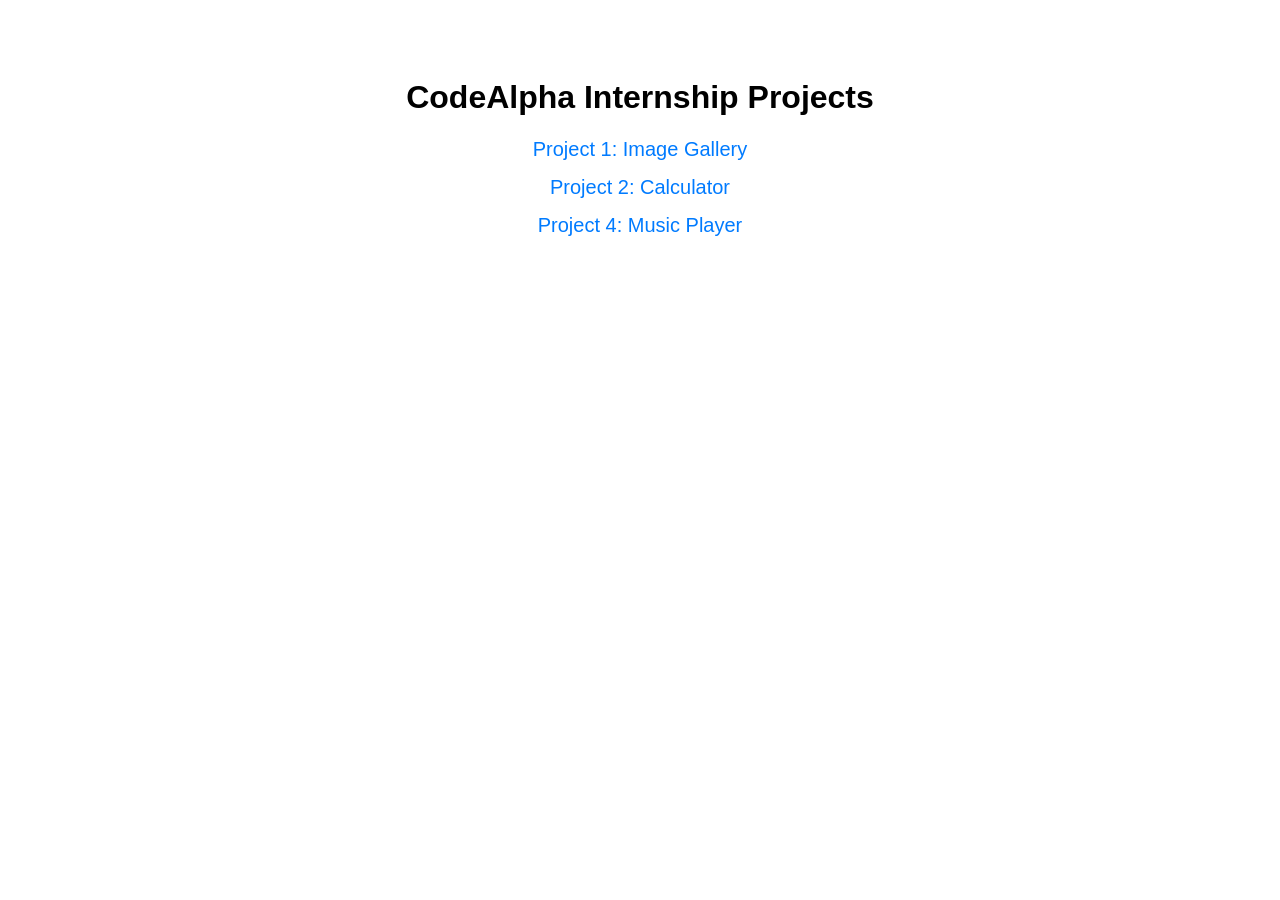
<file: index.html>
<!DOCTYPE html>
<html lang="en">
<head>
    <meta charset="UTF-8">
    <meta name="viewport" content="width=device-width, initial-scale=1.0">
    <title>CodeAlpha Tasks</title>
</head>
<body style="font-family: Arial, sans-serif; text-align: center; padding-top: 50px;">
    <h1>CodeAlpha Internship Projects</h1>
    <ul style="list-style: none; padding: 0;">
        <li style="margin: 15px 0;"><a href="./Project-1-Image-Gallery/" style="font-size: 20px; text-decoration: none; color: #007bff;">Project 1: Image Gallery</a></li>
        <li style="margin: 15px 0;"><a href="./Project-2-Calculator/" style="font-size: 20px; text-decoration: none; color: #007bff;">Project 2: Calculator</a></li>
       <li style="margin: 15px 0;"><a href="./Project-4-Music-Player/" style="font-size: 20px; text-decoration: none; color: #007bff;">
        Project 4: Music Player</a></li>
    </ul>
</body>
</html>
</file>
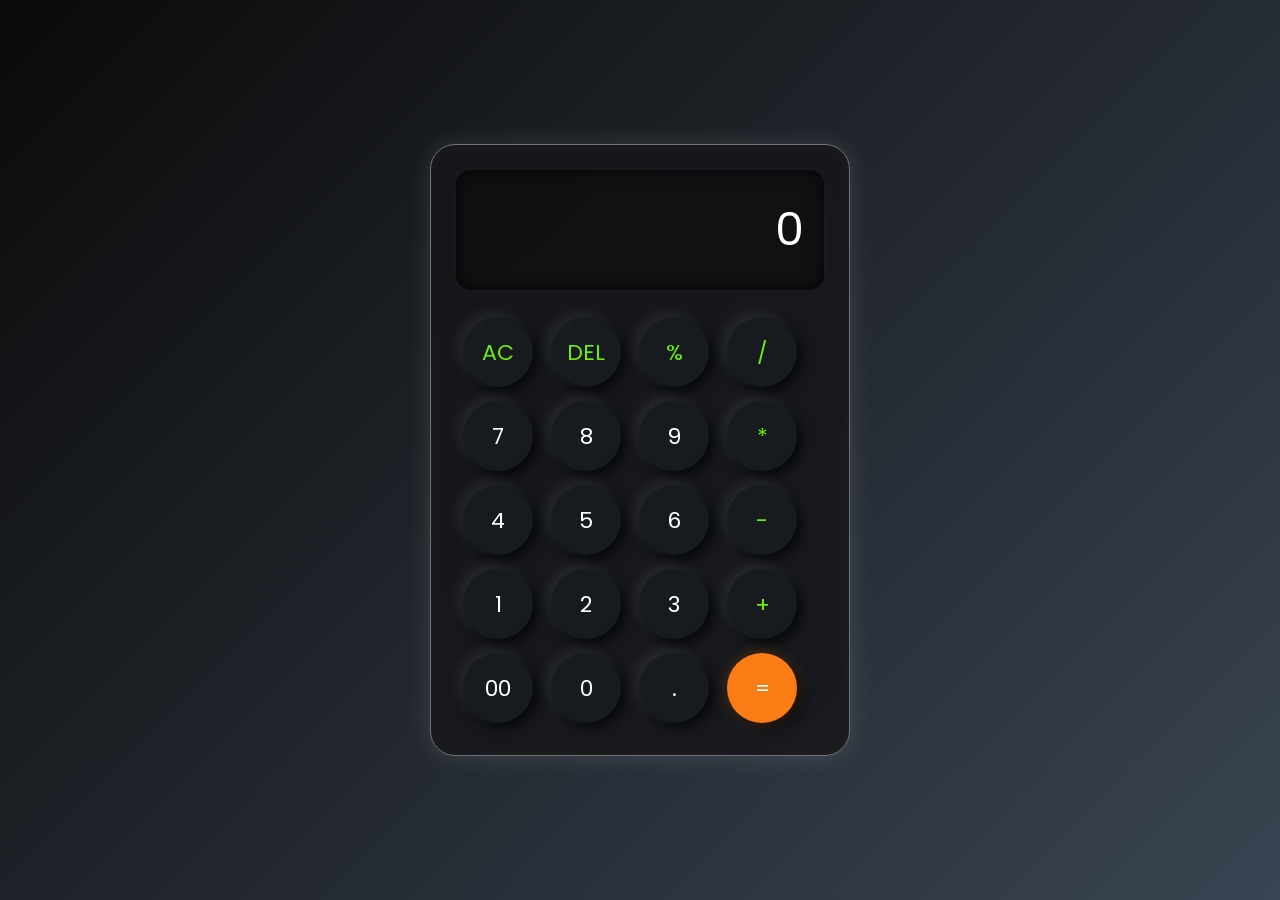
<file: Project-2-Calculator/index.html>
<!DOCTYPE html>
<html lang="en">

<head>
    <meta charset="UTF-8">
    <meta name="viewport" content="width=device-width, initial-scale=1.0">
    <title>Calculator</title>
    <link rel="preconnect" href="https://fonts.googleapis.com">
    <link rel="preconnect" href="https://fonts.gstatic.com" crossorigin>
    <link
        href="https://fonts.googleapis.com/css2?family=Poppins:ital,wght@0,100;0,200;0,300;0,400;0,500;0,600;0,700;0,800;0,900;1,100;1,200;1,300;1,400;1,500;1,600;1,700;1,800;1,900&display=swap"
        rel="stylesheet">
    <link rel="stylesheet" href="style.css">
</head>

<body>
    <div class="calculator">
        <input id="input" type="text" placeholder="0">
        <div>
        <button class="operator" >AC</button>
        <button class="operator">DEL</button>
        <button class="operator" >%</button>
        <button class="operator" >/</button>
    </div>
        <div>
        <button>7</button>
        <button>8</button>
        <button>9</button>
        <button class="operator">*</button>
    </div>
        <div>
        <button>4</button>
        <button>5</button>
        <button>6</button>
        <button class="operator">-</button>
    </div>
        <div>
        <button>1</button>
        <button>2</button>
        <button>3</button>
        <button class="operator">+</button>
    </div>
        <div>
        <button>00</button>
        <button>0</button>
        <button>.</button>
        <button class="equalBtn">=</button>
    </div>
    <script src="script.js"></script>
</body>

</html>
</file>
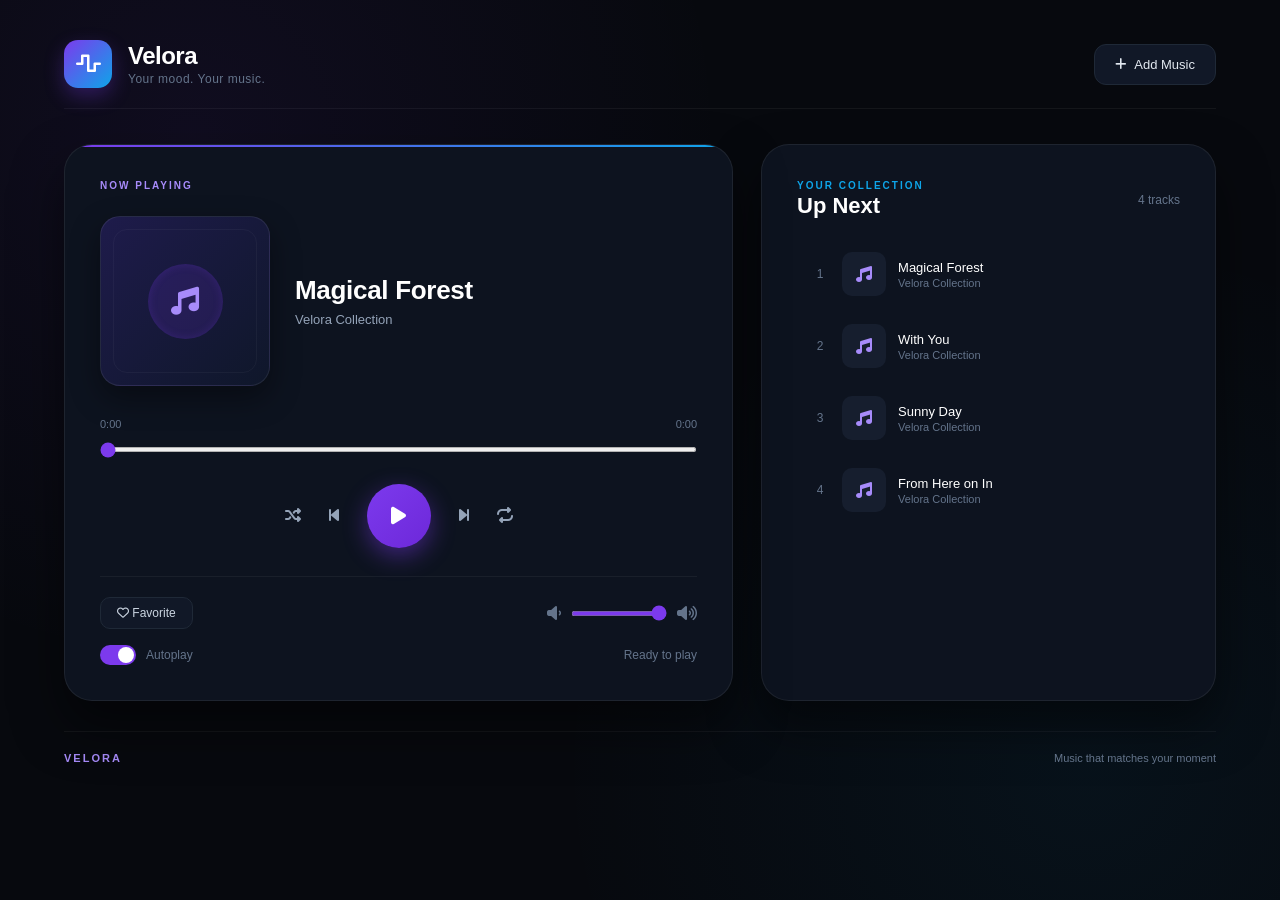
<file: Project-4-Music-Player/index.html>
<!DOCTYPE html>
<html lang="en">
<head>
    <meta charset="UTF-8">
    <meta name="viewport" content="width=device-width, initial-scale=1.0">

    <title>Velora | Music Player</title>

    <link rel="stylesheet" href="style.css">

    <link
        rel="stylesheet"
        href="https://cdnjs.cloudflare.com/ajax/libs/font-awesome/6.5.2/css/all.min.css"
    >
</head>

<body>

    <main class="app">

        <!-- Header -->
        <header class="header">

            <div class="brand">
                <div class="brand-icon">
                    <i class="fa-solid fa-wave-square"></i>
                </div>

                <div>
                    <h1>Velora</h1>
                    <p>Your mood. Your music.</p>
                </div>
            </div>

            <label class="add-music">
                <i class="fa-solid fa-plus"></i>
                Add Music
                <input type="file" id="fileInput" accept="audio/*" multiple hidden>
            </label>

        </header>


        <!-- Main Layout -->
        <section class="content">

            <!-- Player -->
            <div class="player-card">

                <div class="now-playing">
                    NOW PLAYING
                </div>

                <div class="track-section">

                    <div class="cover">
                        <div class="cover-center">
                            <i class="fa-solid fa-music"></i>
                        </div>
                    </div>

                    <div class="track-details">

                        <h2 id="title">Magical Forest</h2>

                        <p id="artist">Velora Collection</p>

                        <div class="visualizer">
                            <span></span>
                            <span></span>
                            <span></span>
                            <span></span>
                            <span></span>
                            <span></span>
                            <span></span>
                        </div>

                    </div>

                </div>


                <!-- Progress -->
                <div class="progress-container">

                    <div class="time-row">
                        <span id="currentTime">0:00</span>
                        <span id="duration">0:00</span>
                    </div>

                    <input
                        type="range"
                        id="progress"
                        min="0"
                        max="100"
                        value="0"
                    >

                </div>


                <!-- Controls -->
                <div class="controls">

                    <button id="shuffleBtn" class="small-control">
                        <i class="fa-solid fa-shuffle"></i>
                    </button>

                    <button id="previousBtn">
                        <i class="fa-solid fa-backward-step"></i>
                    </button>

                    <button id="playBtn" class="play-button">
                        <i class="fa-solid fa-play"></i>
                    </button>

                    <button id="nextBtn">
                        <i class="fa-solid fa-forward-step"></i>
                    </button>

                    <button id="repeatBtn" class="small-control">
                        <i class="fa-solid fa-repeat"></i>
                    </button>

                </div>


                <!-- Bottom Actions -->
                <div class="player-actions">

                    <button id="favoriteBtn">
                        <i class="fa-regular fa-heart"></i>
                        Favorite
                    </button>

                    <div class="volume">

                        <i class="fa-solid fa-volume-low"></i>

                        <input
                            type="range"
                            id="volume"
                            min="0"
                            max="1"
                            step="0.01"
                            value="1"
                        >

                        <i class="fa-solid fa-volume-high"></i>

                    </div>

                </div>


                <!-- Autoplay -->
                <div class="settings">

                    <label>
                        <input type="checkbox" id="autoplay" checked>
                        <span class="toggle"></span>
                        Autoplay
                    </label>

                    <span class="playing-text" id="status">
                        Ready to play
                    </span>

                </div>

            </div>


            <!-- Playlist -->
            <aside class="playlist-card">

                <div class="playlist-heading">

                    <div>
                        <p>YOUR COLLECTION</p>
                        <h2>Up Next</h2>
                    </div>

                    <span id="songCount">3 tracks</span>

                </div>

                <div id="playlist"></div>

            </aside>

        </section>


        <footer>
            <span>VELORA</span>
            <p>Music that matches your moment </p>
        </footer>

        <audio id="audio"></audio>

    </main>


    <script src="script.js"></script>

</body>
</html>
</file>
<file: Project-2-Calculator/style.css>
* {
    margin: 0;
    padding: 0;
    box-sizing: border-box;
    font-family: 'Poppins', sans-serif;
}

body {
    width: 100%;
    min-height: 100vh;
    display: flex;
    justify-content: center;
    align-items: center;
    background: linear-gradient(135deg, #0a0a0a, #3a4452);
}

.calculator {
    width: 420px;
    padding: 25px;
    border: 1px solid #717377;
    border-radius: 25px;
    background: rgba(20, 22, 25, 0.85);
    box-shadow:
        0 0 25px rgba(255, 255, 255, 0.12),
        inset 0 0 20px rgba(255, 255, 255, 0.03);
}

input {
    width: 100%;
    height: 120px;
    border: none;
    outline: none;
    border-radius: 15px;
    padding: 20px;
    margin-bottom: 20px;

    background: rgba(10, 10, 10, 0.45);
    color: #ffffff;

    font-size: 45px;
    text-align: right;

    box-shadow:
        inset 0 0 15px rgba(0, 0, 0, 0.8),
        0 0 10px rgba(255, 255, 255, 0.03);
}

input::placeholder {
    color: #ffffff;
}

button {
    width: 70px;
    height: 70px;
    margin: 7px;

    border: none;
    border-radius: 50%;

    background: #171a1e;
    color: #ffffff;

    font-size: 22px;
    cursor: pointer;

    box-shadow:
        -5px -5px 12px rgba(255, 255, 255, 0.08),
        5px 5px 12px rgba(0, 0, 0, 0.7);

    transition: 0.2s;
}

button:hover {
    transform: scale(1.05);
}

button:active {
    transform: scale(0.95);
}

.operator {
    color: #6dee0a;
}
.equalBtn {
    background: #fb7c14;
    color: #ffffff;

    box-shadow:
        0 0 15px rgba(251, 124, 20, 0.25),
        5px 5px 12px rgba(0, 0, 0, 0.7);
}
@media (max-width: 768px) {
    .calculator {
        width: 350px;
        padding: 20px;
    }

    input {
        height: 100px;
        font-size: 38px;
    }

    button {
        width: 60px;
        height: 60px;
        margin: 5px;
        font-size: 20px;
    }
}

@media (max-width: 400px) {
    .calculator {
        width: 95%;
        padding: 15px;
    }

    input {
        height: 85px;
        font-size: 32px;
        padding: 15px;
    }

    button {
        width: 55px;
        height: 55px;
        margin: 4px;
        font-size: 18px;
    }
}
</file>
<file: Project-4-Music-Player/style.css>
* {
    margin: 0;
    padding: 0;
    box-sizing: border-box;
}

body {
    min-height: 100vh;
    font-family: -apple-system, BlinkMacSystemFont, "Segoe UI", Roboto, Helvetica, Arial, sans-serif;
    background: radial-gradient(circle at 15% 15%, rgba(124, 58, 237, 0.08), transparent 40%),
                radial-gradient(circle at 85% 85%, rgba(14, 165, 233, 0.06), transparent 40%),
                #07090e;
    color: #f1f5f9;
    padding: 40px 5%;
}

/* APP CONTAINER */

.app {
    max-width: 1200px;
    margin: auto;
}

/* HEADER */

.header {
    display: flex;
    justify-content: space-between;
    align-items: center;
    margin-bottom: 35px;
    border-bottom: 1px solid rgba(255, 255, 255, 0.05);
    padding-bottom: 20px;
}

.brand {
    display: flex;
    align-items: center;
    gap: 16px;
}

.brand-icon {
    width: 48px;
    height: 48px;
    border-radius: 14px;
    display: flex;
    justify-content: center;
    align-items: center;
    background: linear-gradient(135deg, #7c3aed, #0ea5e9);
    color: #ffffff;
    font-size: 20px;
    box-shadow: 0 8px 20px rgba(124, 58, 237, 0.3);
}

.brand h1 {
    font-size: 24px;
    font-weight: 700;
    letter-spacing: -0.5px;
    color: #ffffff;
}

.brand p {
    margin-top: 2px;
    color: #64748b;
    font-size: 12px;
    letter-spacing: 0.5px;
}

.add-music {
    display: flex;
    align-items: center;
    gap: 8px;
    padding: 12px 20px;
    border-radius: 12px;
    background: #111827;
    border: 1px solid #1f2937;
    color: #e2e8f0;
    font-size: 13px;
    font-weight: 500;
    cursor: pointer;
    transition: all 0.25s ease;
}

.add-music:hover {
    background: #7c3aed;
    border-color: #7c3aed;
    color: #ffffff;
    box-shadow: 0 4px 15px rgba(124, 58, 237, 0.3);
    transform: translateY(-2px);
}

/* MAIN GRID */

.content {
    display: grid;
    grid-template-columns: 1.25fr 0.85fr;
    gap: 28px;
}

/*  PLAYER CARD */

.player-card {
    background: #0d131f;
    border: 1px solid rgba(255, 255, 255, 0.07);
    border-radius: 28px;
    padding: 35px;
    box-shadow: 0 25px 50px rgba(0, 0, 0, 0.5);
    position: relative;
    overflow: hidden;
}

.player-card::before {
    content: "";
    position: absolute;
    top: 0;
    left: 0;
    right: 0;
    height: 2px;
    background: linear-gradient(90deg, #7c3aed, #0ea5e9);
}

.now-playing {
    color: #a78bfa;
    letter-spacing: 2px;
    font-size: 10px;
    font-weight: 700;
    text-transform: uppercase;
    margin-bottom: 25px;
}

/*TRACK SECTION */

.track-section {
    display: flex;
    align-items: center;
    gap: 25px;
}

.cover {
    width: 170px;
    height: 170px;
    flex-shrink: 0;
    border-radius: 20px;
    display: flex;
    justify-content: center;
    align-items: center;
    background: linear-gradient(135deg, #1e1b4b, #0f172a);
    border: 1px solid rgba(255, 255, 255, 0.08);
    box-shadow: 0 12px 30px rgba(0, 0, 0, 0.4);
    position: relative;
}

.cover::after {
    content: "";
    position: absolute;
    inset: 12px;
    border-radius: 14px;
    border: 1px solid rgba(255, 255, 255, 0.04);
}

.cover-center {
    width: 75px;
    height: 75px;
    border-radius: 50%;
    display: flex;
    justify-content: center;
    align-items: center;
    background: rgba(124, 58, 237, 0.15);
    font-size: 28px;
    color: #a78bfa;
    box-shadow: inset 0 0 10px rgba(124, 58, 237, 0.2);
}

.track-details h2 {
    font-size: 26px;
    font-weight: 600;
    margin-bottom: 6px;
    color: #ffffff;
    letter-spacing: -0.3px;
}

.track-details p {
    color: #94a3b8;
    font-size: 13px;
}

/* PROGRESS BAR */

.progress-container {
    margin-top: 32px;
}

.time-row {
    display: flex;
    justify-content: space-between;
    color: #64748b;
    font-size: 11px;
    font-weight: 500;
    margin-bottom: 8px;
}

input[type="range"] {
    width: 100%;
    accent-color: #7c3aed;
    cursor: pointer;
    height: 5px;
    background: #1e293b;
    border-radius: 3px;
}

/* CONTROLS */

.controls {
    display: flex;
    justify-content: center;
    align-items: center;
    gap: 28px;
    margin: 28px 0;
}

.controls button {
    border: none;
    background: transparent;
    color: #94a3b8;
    font-size: 16px;
    cursor: pointer;
    transition: all 0.2s ease;
}

.controls button:hover {
    color: #ffffff;
    transform: scale(1.1);
}

.controls .active {
    color: #a78bfa;
}

.play-button {
    width: 64px;
    height: 64px;
    border-radius: 50% !important;
    background: linear-gradient(135deg, #7c3aed, #6d28d9) !important;
    color: #ffffff !important;
    font-size: 20px !important;
    display: flex;
    align-items: center;
    justify-content: center;
    box-shadow: 0 8px 25px rgba(124, 58, 237, 0.45);
    transition: transform 0.2s ease, box-shadow 0.2s ease !important;
}

.play-button:hover {
    transform: scale(1.06) !important;
    box-shadow: 0 10px 30px rgba(124, 58, 237, 0.6) !important;
    color: #ffffff !important;
}

/*  ACTIONS & SETTINGS CONTAINER  */

.player-actions {
    display: flex;
    justify-content: space-between;
    align-items: center;
    margin-top: 24px;
    padding-top: 20px;
    border-top: 1px solid rgba(255, 255, 255, 0.05);
}

.player-actions button {
    background: #111827;
    border: 1px solid #1f2937;
    color: #cbd5e1;
    padding: 8px 16px;
    border-radius: 10px;
    font-size: 12px;
    font-weight: 500;
    cursor: pointer;
    transition: all 0.2s;
}

.player-actions button:hover {
    border-color: #475569;
    color: #ffffff;
}

.player-actions button.favorite {
    background: rgba(239, 68, 68, 0.1);
    border-color: rgba(239, 68, 68, 0.25);
    color: #f87171;
}

.volume {
    display: flex;
    align-items: center;
    gap: 10px;
    color: #64748b;
    width: 150px;
}

.settings {
    display: flex;
    justify-content: space-between;
    align-items: center;
    margin-top: 16px;
    color: #64748b;
    font-size: 12px;
}

.settings label {
    display: flex;
    align-items: center;
    gap: 10px;
    cursor: pointer;
}

.settings input {
    display: none;
}

.toggle {
    width: 36px;
    height: 20px;
    border-radius: 20px;
    background: #1e293b;
    position: relative;
    transition: background 0.2s;
}

.toggle::after {
    content: "";
    position: absolute;
    width: 16px;
    height: 16px;
    border-radius: 50%;
    background: #ffffff;
    left: 2px;
    top: 2px;
    transition: left 0.2s;
}

.settings input:checked + .toggle {
    background: #7c3aed;
}

.settings input:checked + .toggle::after {
    left: 18px;
}

/* PLAYLIST CARD */

.playlist-card {
    background: #0d131f;
    border: 1px solid rgba(255, 255, 255, 0.07);
    border-radius: 28px;
    padding: 35px;
    box-shadow: 0 25px 50px rgba(0, 0, 0, 0.5);
    display: flex;
    flex-direction: column;
}

.playlist-heading {
    display: flex;
    justify-content: space-between;
    align-items: center;
    margin-bottom: 22px;
}

.playlist-heading p {
    color: #0ea5e9;
    font-size: 10px;
    letter-spacing: 2px;
    font-weight: 700;
}

.playlist-heading h2 {
    font-size: 22px;
    font-weight: 600;
    color: #ffffff;
    margin-top: 2px;
}

.playlist-heading span {
    color: #64748b;
    font-size: 12px;
}

.song {
    display: flex;
    align-items: center;
    gap: 12px;
    padding: 10px 12px;
    border-radius: 12px;
    cursor: pointer;
    transition: background 0.2s, border 0.2s;
    border: 1px solid transparent;
    margin-bottom: 6px;
}

.song:hover {
    background: rgba(255, 255, 255, 0.03);
    border-color: rgba(255, 255, 255, 0.05);
}

.song.active {
    background: rgba(124, 58, 237, 0.12);
    border-color: rgba(124, 58, 237, 0.3);
}

.song-number {
    width: 20px;
    text-align: center;
    color: #64748b;
    font-size: 12px;
}

.song-image {
    width: 44px;
    height: 44px;
    border-radius: 10px;
    background: #161e2e;
    display: flex;
    align-items: center;
    justify-content: center;
    color: #a78bfa;
}

.song-info {
    flex: 1;
    min-width: 0;
}

.song-info h3 {
    font-size: 13px;
    font-weight: 500;
    color: #ffffff;
    white-space: nowrap;
    overflow: hidden;
    text-overflow: ellipsis;
}

.song-info p {
    font-size: 11px;
    color: #64748b;
    margin-top: 2px;
}

.delete-btn {
    background: none;
    border: none;
    color: #64748b;
    cursor: pointer;
    transition: color 0.2s;
}

.delete-btn:hover {
    color: #f87171;
}

/*  FOOTER */

footer {
    display: flex;
    justify-content: space-between;
    align-items: center;
    margin-top: 30px;
    padding-top: 20px;
    border-top: 1px solid rgba(255, 255, 255, 0.05);
    color: #64748b;
    font-size: 11px;
}

footer span {
    color: #a78bfa;
    letter-spacing: 2px;
    font-weight: 600;
}

/* RESPONSIVE */

@media (max-width: 900px) {
    .content {
        grid-template-columns: 1fr;
    }
}
</file>
